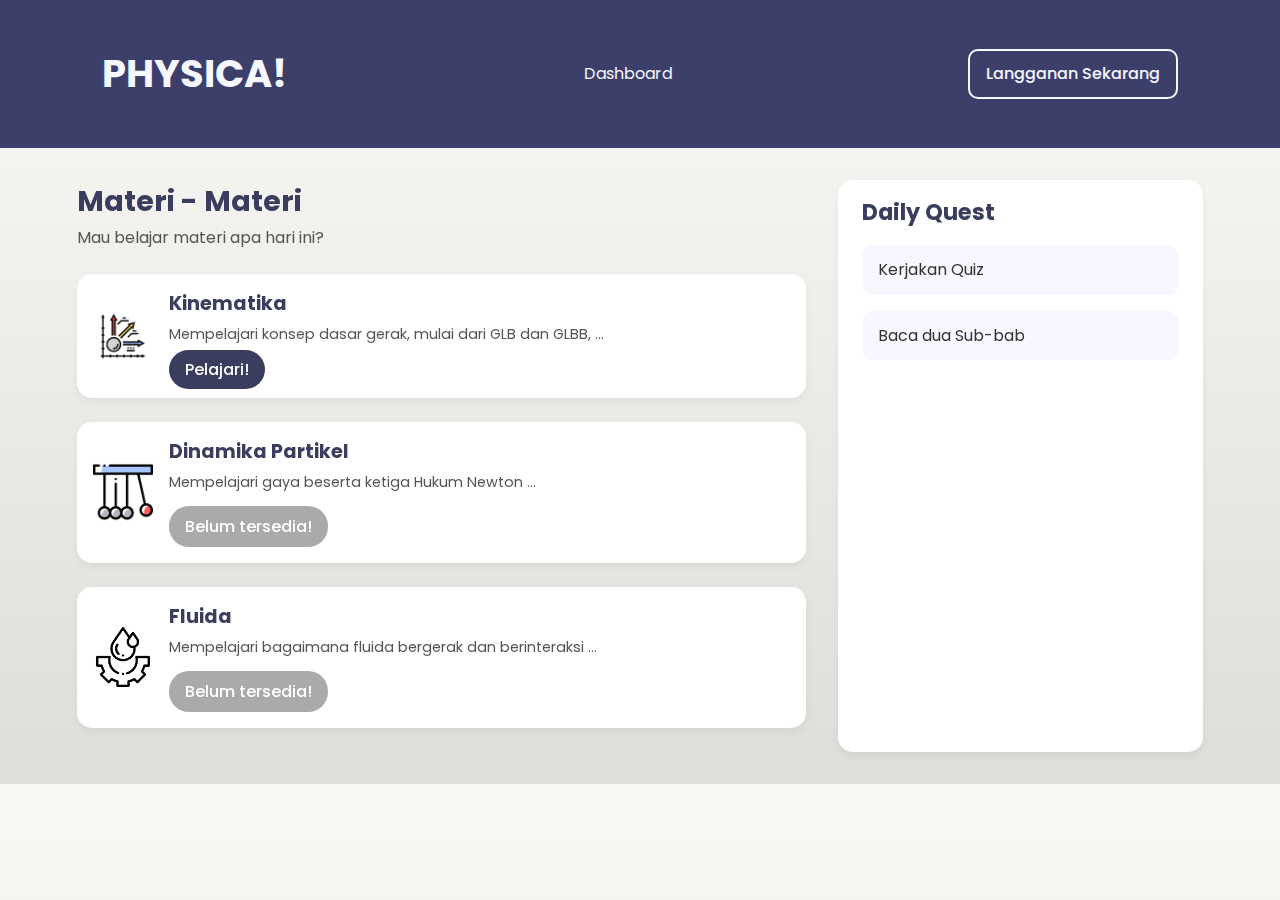
<file: dashboard.html>
<!DOCTYPE html>
<html lang="id">
  <head>
    <meta charset="UTF-8" />
    <meta name="viewport" content="width=device-width, initial-scale=1.0" />
    <title>Physica! Dashboard</title>
    <!-- CSS -->
    <link rel="stylesheet" href="css/defaults.css" />
    <link rel="stylesheet" href="css/pages/dashboard.css" />
    <link rel="stylesheet" href="css/components/button.css" />
    <link rel="stylesheet" href="css/components/navbar.css" />
    <!-- Others -->
    <link
      href="https://unpkg.com/boxicons@2.1.4/css/boxicons.min.css"
      rel="stylesheet"
    />
    <!-- AOS CSS -->
    <link href="https://unpkg.com/aos@2.3.1/dist/aos.css" rel="stylesheet" />
  </head>
  <body>
    <header class="navbar">
      <div class="logo">PHYSICA!</div>

      <button class="hamburger">
        <i class="bx bx-menu"></i>
      </button>

      <div class="items">
        <a href="#">Dashboard</a>
      </div>

      <a href="#" id="register-now" class="btn-outline">Langganan Sekarang</a>
    </header>

    <section class="dashboard">
      <div class="recommendation" data-aos="fade-up">
        <h2>Materi - Materi</h2>
        <p>Mau belajar materi apa hari ini?</p>

        <div class="card" data-aos="zoom-in" data-aos-delay="100">
          <img src="assets/images/dashboard/kinematics.jpg" alt="Kinematika" />
          <div class="info">
            <h3>Kinematika</h3>
            <p>Mempelajari konsep dasar gerak, mulai dari GLB dan GLBB, ...</p>
            <a href="study-viewer.html" class="btn-study">Pelajari!</a>
          </div>
        </div>

        <div class="card" data-aos="zoom-in" data-aos-delay="200">
          <img src="assets/images/dashboard/pendulu.png" alt="Dinamika" />
          <div class="info">
            <h3>Dinamika Partikel</h3>
            <p>Mempelajari gaya beserta ketiga Hukum Newton ...</p>
            <button disabled class="btn-study">Belum tersedia!</button>
          </div>
        </div>

        <div class="card" data-aos="zoom-in" data-aos-delay="300">
          <img src="assets/images/dashboard/fluid.png" alt="Fluida" />
          <div class="info">
            <h3>Fluida</h3>
            <p>Mempelajari bagaimana fluida bergerak dan berinteraksi ...</p>
            <button disabled class="btn-study">Belum tersedia!</button>
          </div>
        </div>
      </div>

      <div class="schedule" data-aos="fade-left">
        <h3>Daily Quest</h3>
        <div class="event">Kerjakan Quiz</div>
        <div class="event">Baca dua Sub-bab</div>
      </div>
    </section>

    <script src="js/nav-handler.js"></script>
    <script src="https://unpkg.com/aos@2.3.1/dist/aos.js"></script>
    <script>
      AOS.init({
        duration: 800, // kecepatan animasi
        once: true, // animasi hanya jalan sekali
      });
    </script>
  </body>
</html>
</file>
<file: css/defaults.css>
@import url('https://fonts.googleapis.com/css2?family=Poppins:ital,wght@0,100;0,200;0,300;0,400;0,500;0,600;0,700;0,800;0,900;1,100;1,200;1,300;1,400;1,500;1,600;1,700;1,800;1,900&display=swap');

* {
  margin: 0;
  padding: 0;
  box-sizing: border-box;
  font-family: "Poppins", sans-serif;
}
</file>
<file: css/components/button.css>
.btn-outline {
    padding: 0.7rem 1rem;
    border: 2px solid #F6F7FF;
    background-color: transparent;
    color: #F6F7FF;
    font-size: 1rem;
    font-weight: 500;
    border-radius: 10px;
    cursor: pointer;
    transition: background-color 0.3s, color 0.3s;
}

.btn-outline:hover {
    background-color: #F6F7FF;
    color: #3A3D5D;
}

.btn-fill-p {
    padding: 0.8rem 1.2rem;
    border: none;
    background-color: #FFD499;
    color: #3A3D5D;
    font-size: 1rem;
    font-weight: 600;
    border-radius: 50px;
    cursor: pointer;
    transition: background-color 0.3s, color 0.3s;
}

.btn-fill-p:hover {
    background-color: #e6b87a;
    color: #fff;
}

.btn-fill-purple {
    padding: 0.8rem 1.2rem;
    border: none;
    background-color: #3A3D5D;
    color: #F6F7FF;
    font-size: 1rem;
    font-weight: 600;
    border-radius: 50px;
    cursor: pointer;
    transition: background-color 0.3s, color 0.3s;
}

.btn-fill-purple:hover {
    background-color: #292b41;
    color: #fff;
}

.btn-outline,
.btn-fill-p,
.btn-fill-purple {
  display: inline-block; 
  text-decoration: none; 
  text-align: center;
}

/* Tablet (<= 768px) */
@media (max-width: 768px) {
  .btn-outline,
  .btn-fill-p,
  .btn-fill-purple {
    font-size: 0.9rem;
    padding: 0.6rem 0.9rem;
  }
}

/* Mobile (<= 480px) */
@media (max-width: 480px) {
  .btn-outline,
  .btn-fill-p,
  .btn-fill-purple {
    font-size: 0.8rem;
    padding: 0.5rem 0.8rem;
    width: 100%;      /* buttons stretch full width */
    max-width: 300px; /* but not too wide */
    margin: 0.4em auto;
    display: block;
    text-align: center;
  }
}
</file>
<file: css/components/navbar.css>
.navbar {
    display: flex;
    justify-content: space-between;
    align-items: center;
    padding: 5vh 8vw;
    background-color: rgba(61, 63, 107, 1);
}

.navbar .logo {
    font-size: 2.4rem;
    font-weight: 700;
    color: #F6F7FF;
}

.navbar .items {
    display: flex;
    gap: 8vw;
}

.navbar .items a {
    text-decoration: none;
    color: #F6F7FF;
    font-size: 1rem;
    font-weight: 400;
    transition: color 0.3s;
}

/* Hamburger icon (hidden by default) */
.navbar .hamburger {
    display: none;
    font-size: 2rem;
    color: #F6F7FF;
    cursor: pointer;
    background: none;
    border: none;
}

.navbar .items {
    transition: max-height 0.3s ease;
}

@media (max-width: 768px) {
    .navbar {
        flex-wrap: wrap;
        padding: 5vh 8vw 2vh 8vw;
    }

    #register-now {
        display: none;
    }

    .navbar .items {
        flex-direction: column;
        width: 100%;
        max-height: 0;
        /* hidden */
        overflow: hidden;
        background-color: rgba(61, 63, 107, 0.95);
        margin-top: 1em;
        padding: 0;
        gap: 1.5em;
        text-align: center;
    }

    .navbar .items a {
        font-size: 1.1rem;
        display: block;
        padding: 0.8em 0;
    }

    .navbar .hamburger {
        display: block;
    }

    /* When active (menu open) */
    .navbar .items.active {
        max-height: 500px;
        /* enough space for links */
        padding: 1em 0;
    }
}
</file>
<file: css/pages/dashboard.css>
/* General Reset */
* {
    margin: 0;
    padding: 0;
    box-sizing: border-box;
    font-family: "Poppins", sans-serif;
}

body {
    margin: 0;
    font-family: "Poppins", sans-serif;
    background: #f7f2d2;
    background: linear-gradient(360deg, rgb(221, 221, 217) 0%, rgb(251, 249, 246) 100%);
    color: #333;
    line-height: 1.5;
}

.dashboard {
    display: grid;
    grid-template-columns: 2fr 1fr;
    gap: 2rem;
    padding: 2rem 6vw;
}

.recommendation h2 {
    font-size: 1.8rem;
    margin-bottom: 0.2rem;
    color: #3a3d5d;
}

.recommendation p {
    margin-bottom: 1.5rem;
    color: #555;
}

.card {
    background: #fff;
    padding: 1rem;
    border-radius: 15px;
    display: flex;
    align-items: center;
    gap: 1rem;
    margin-bottom: 1.5rem;
    box-shadow: 0 4px 8px rgba(0, 0, 0, 0.05);
}

.card img {
    width: 60px;
    height: 60px;
}

.card .info h3 {
    font-size: 1.2rem;
    margin-bottom: 0.3rem;
    color: #3a3d5d;
}

.card .info p {
    font-size: 0.9rem;
    color: #555;
    margin-bottom: 0.8rem;
}

.card .btn-study {
    text-decoration: none;
    padding: 0.5rem 1rem;
    border-radius: 20px;
    border: none;
    background: #3a3d5d;
    color: #fff;
    cursor: pointer;
    font-weight: 500;
    font-size: 1rem;
    transition: background 0.3s;
}

.card .btn-study:hover {
    background: #292b41;
}

.card .btn-study:disabled {
    background: #aaa;
    cursor: not-allowed;
}

.schedule {
    background: #fff;
    padding: 1rem 1.5rem;
    border-radius: 15px;
    box-shadow: 0 4px 8px rgba(0, 0, 0, 0.05);
}

.schedule h3 {
    font-size: 1.4rem;
    margin-bottom: 1rem;
    color: #3a3d5d;
}

.event {
    background: #f6f7ff;
    padding: 0.8rem 1rem;
    border-radius: 12px;
    margin-bottom: 1rem;
    display: flex;
    justify-content: space-between;
    align-items: center;
}

.event .subject {
    font-weight: 600;
    color: #3a3d5d;
}

.event .time {
    font-size: 0.85rem;
    color: #555;
}

/* Responsive */
@media (max-width: 900px) {
    .dashboard {
        grid-template-columns: 1fr;
    }

    .navbar .menu {
        display: none;
        /* you can replace with a hamburger */
    }
}
</file>
